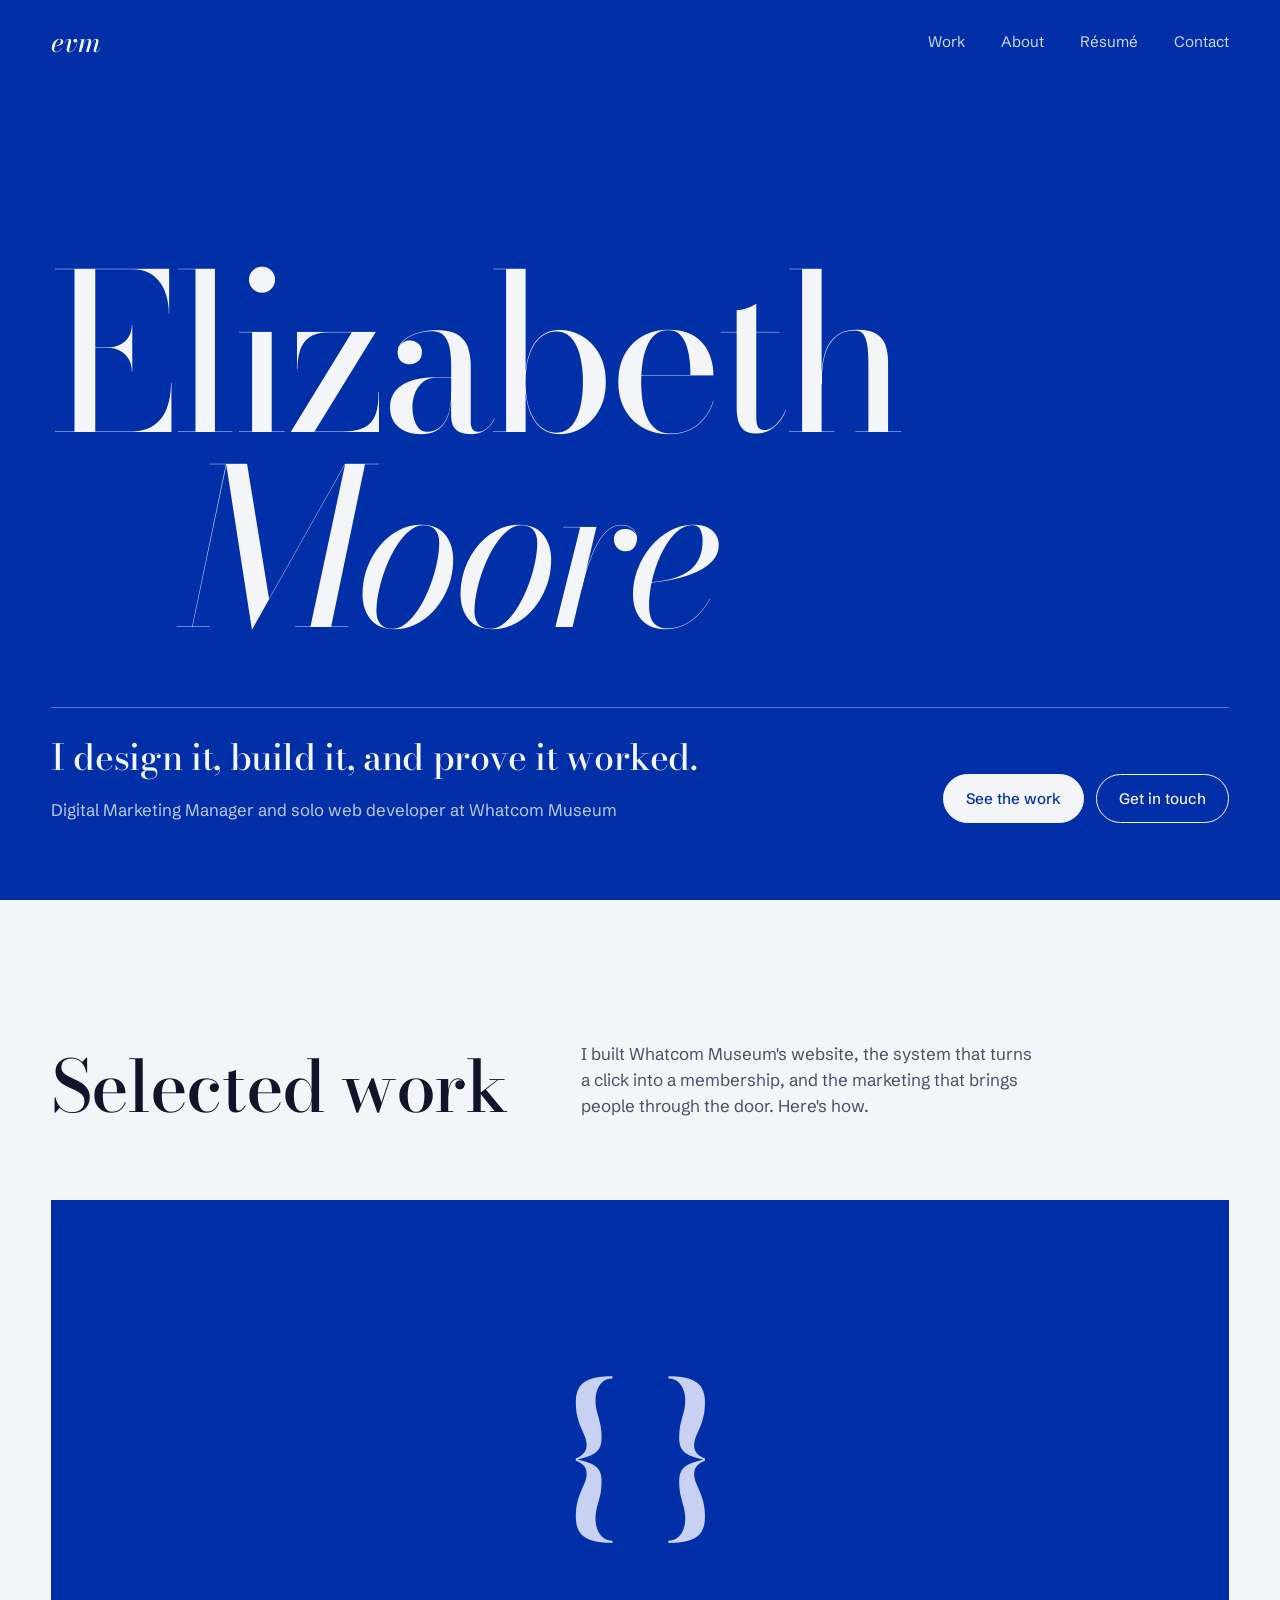
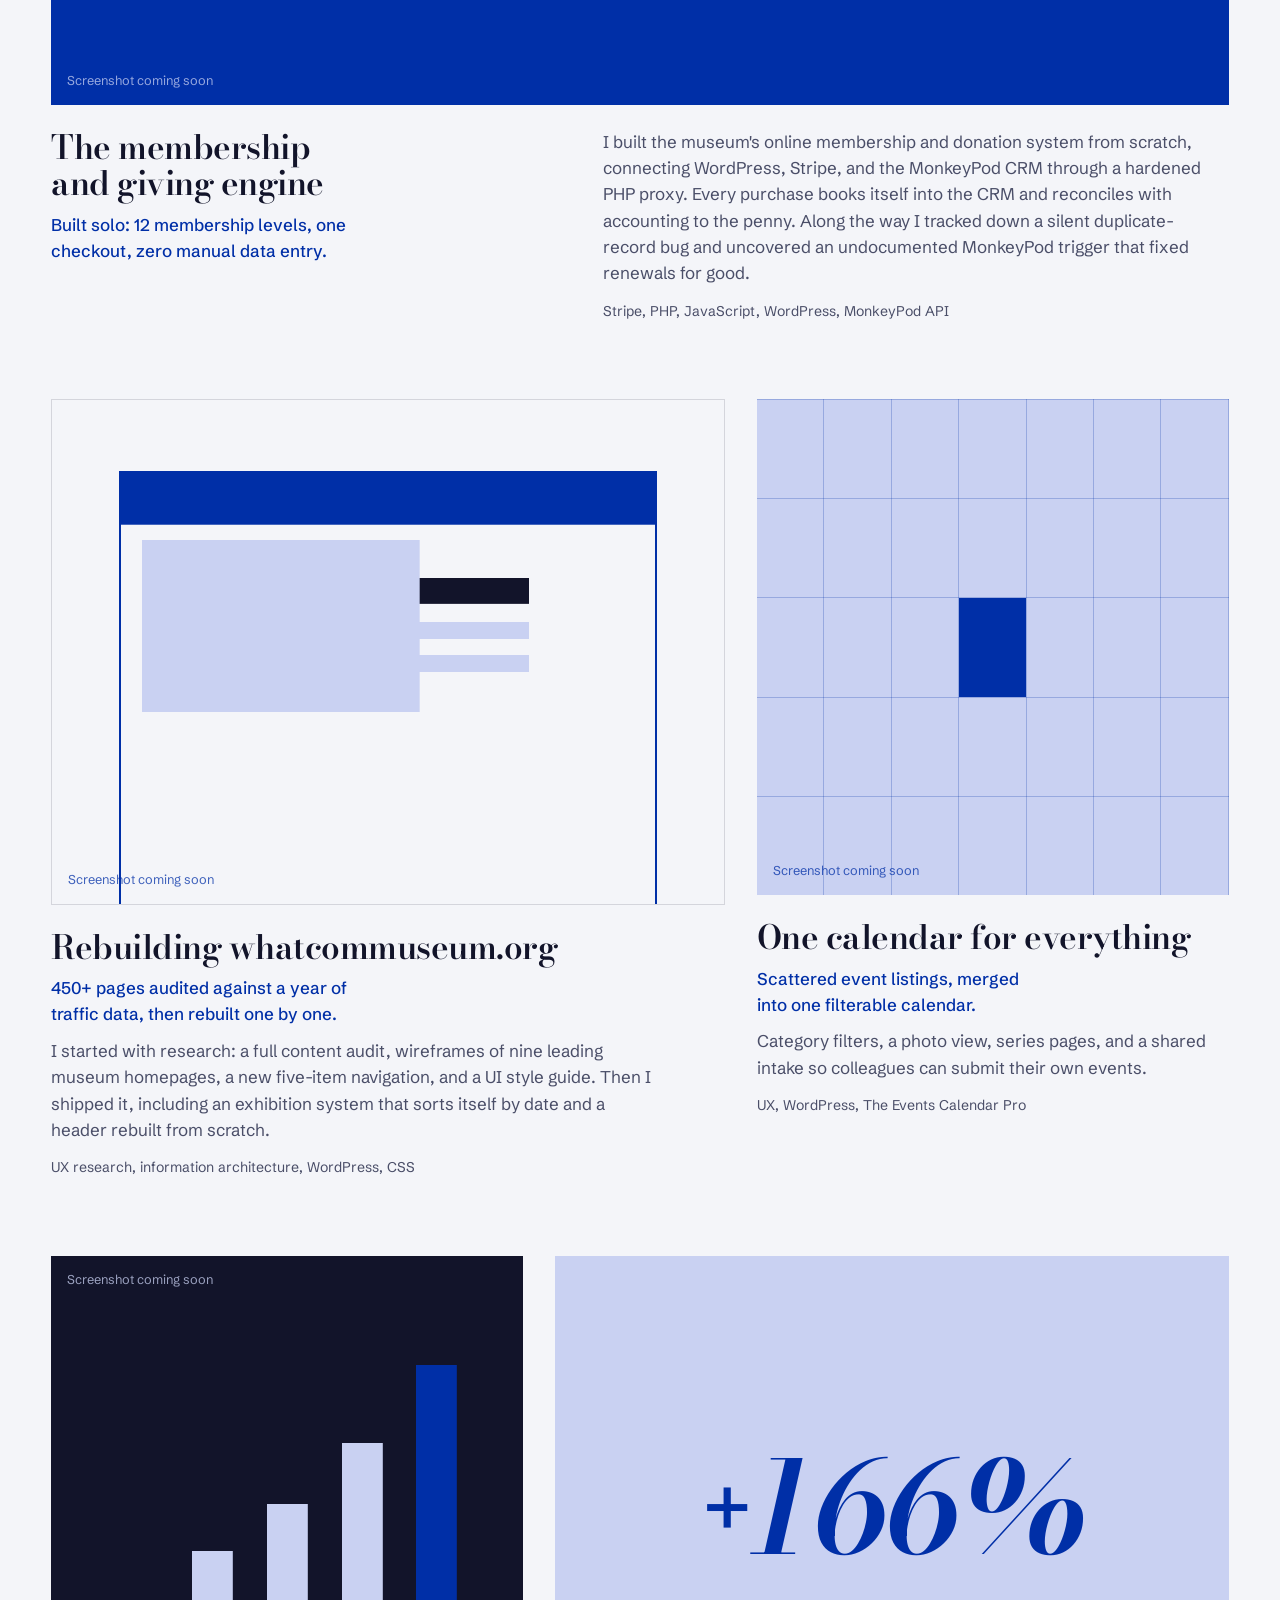
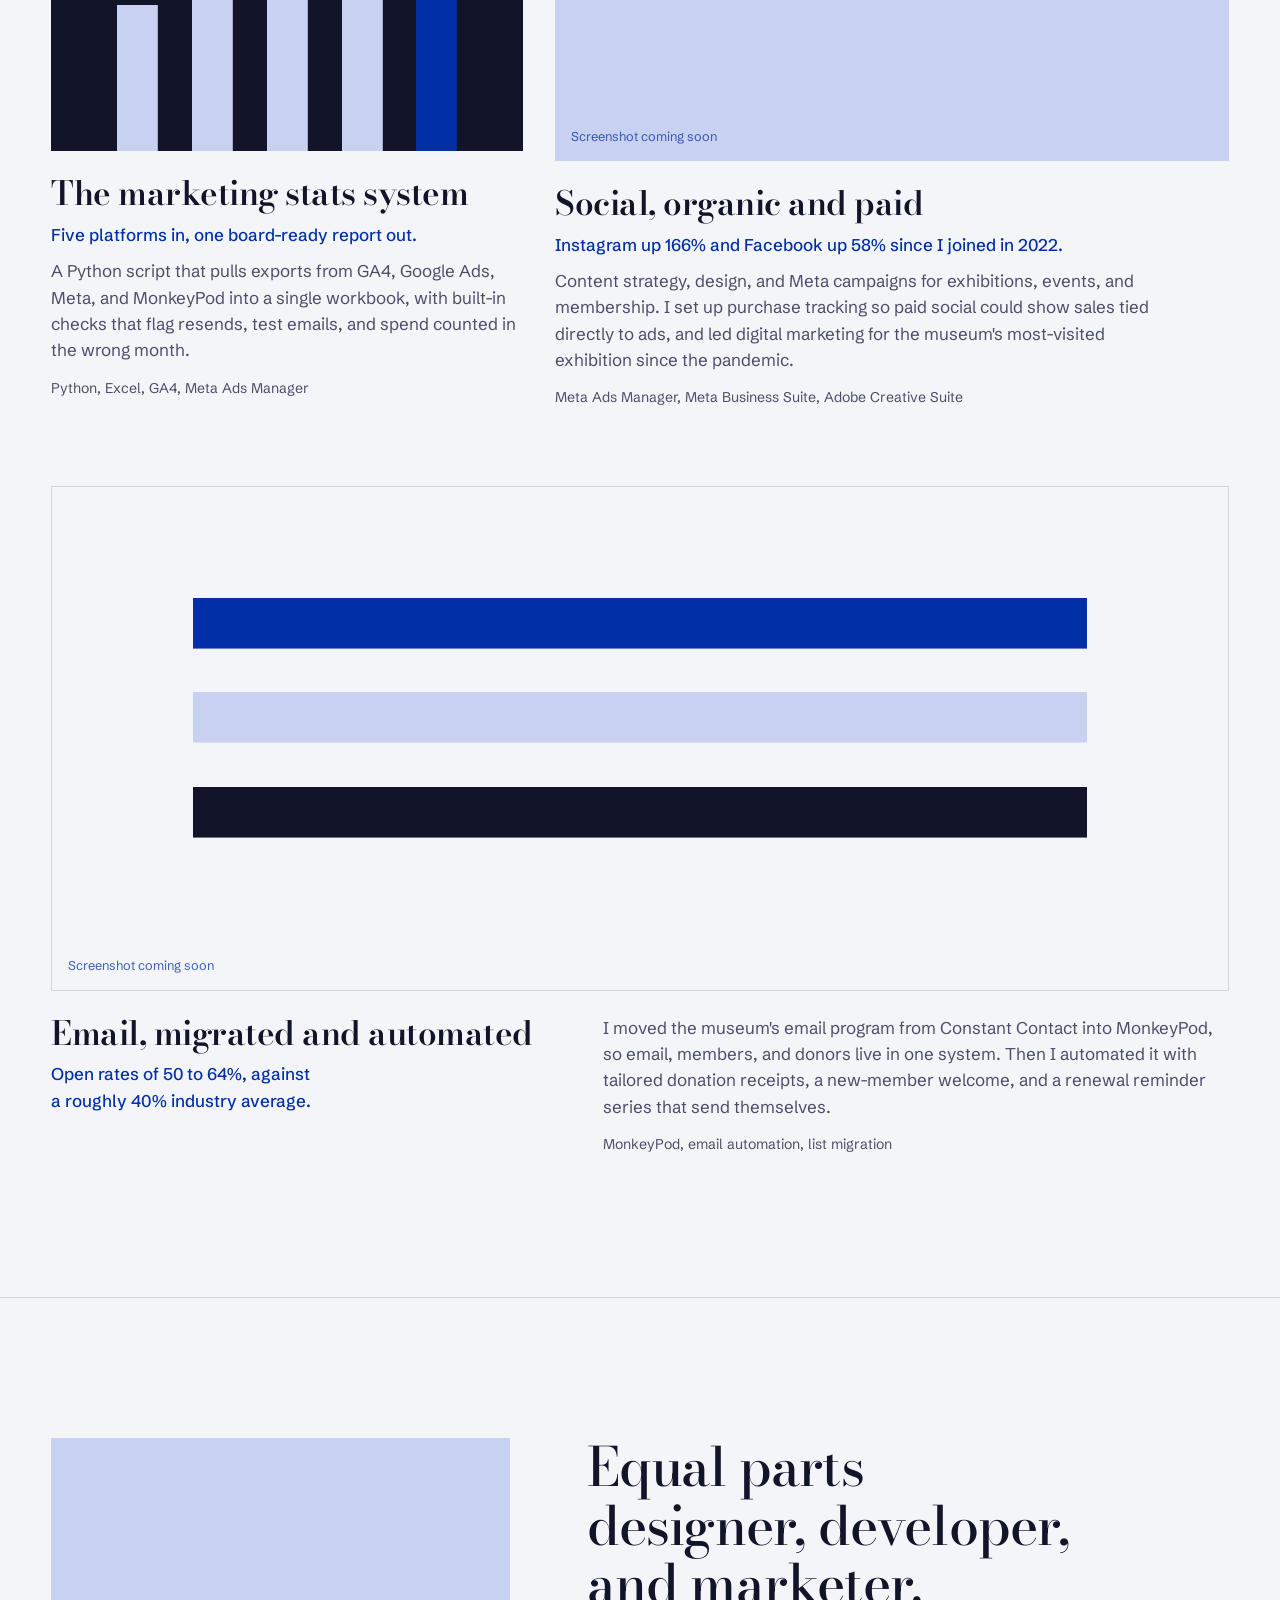
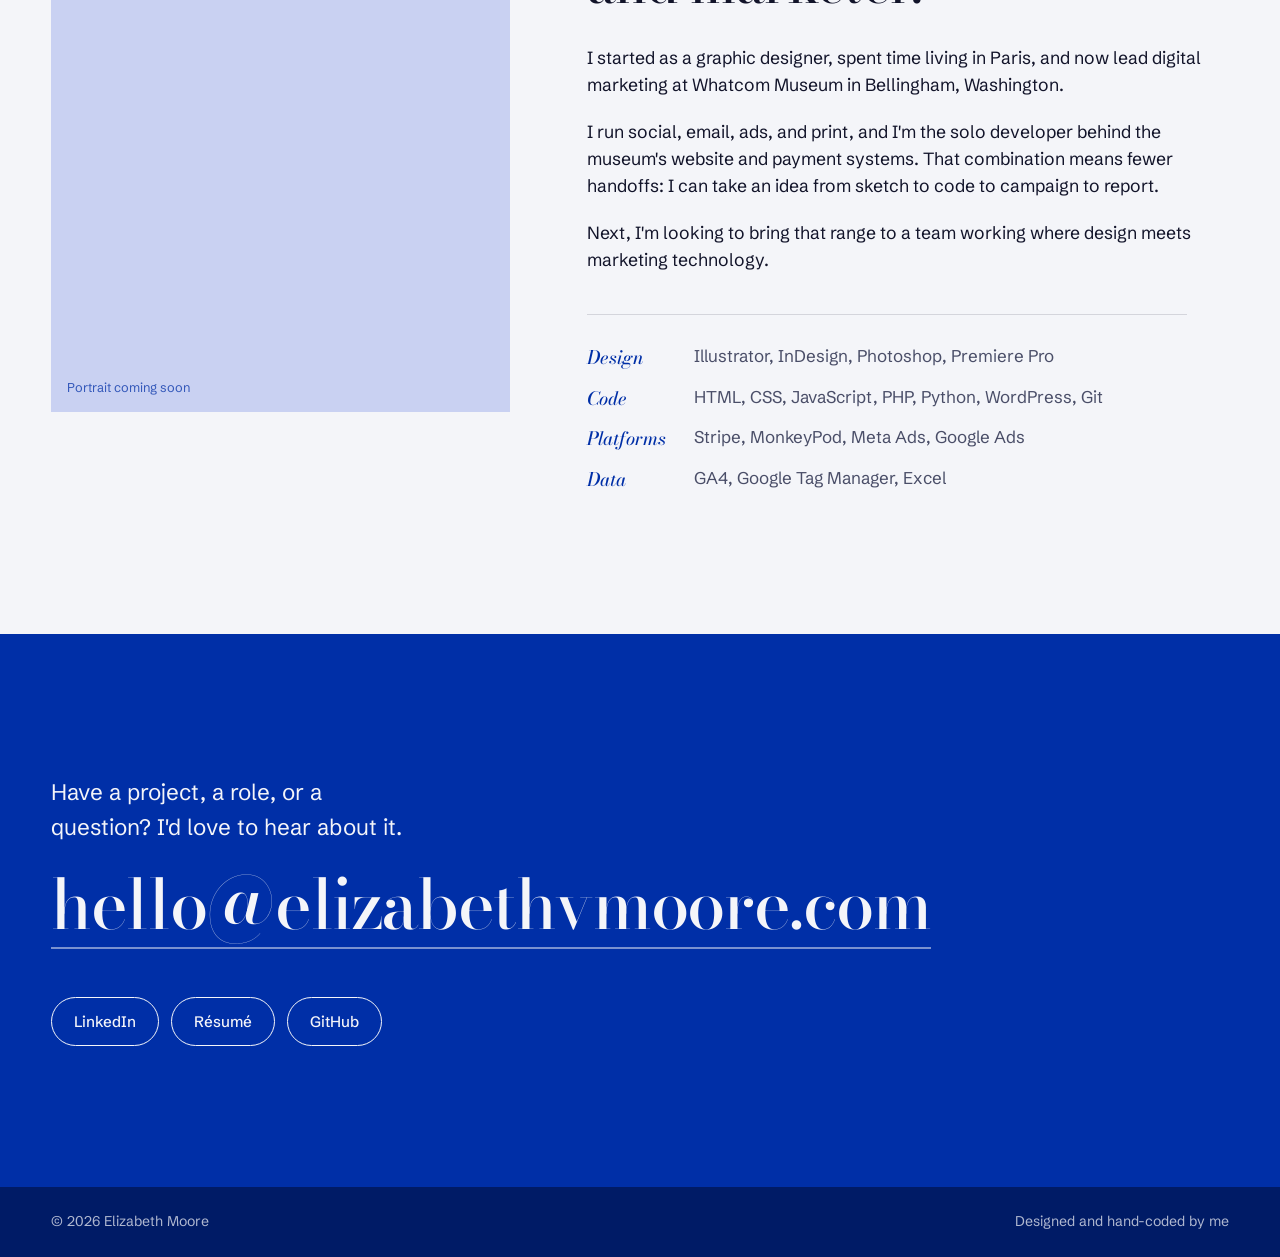
<file: index.html>
<!DOCTYPE html>
<html lang="en">
<head>
  <meta charset="UTF-8">
  <meta name="viewport" content="width=device-width, initial-scale=1.0">
  <title>Elizabeth Moore</title>
  <meta name="description" content="Elizabeth Moore is a designer, developer, and marketer. She built Whatcom Museum's website, its membership and payment system, and the marketing that fills it.">
  <link rel="preconnect" href="https://fonts.googleapis.com">
  <link rel="preconnect" href="https://fonts.gstatic.com" crossorigin>
  <link href="https://fonts.googleapis.com/css2?family=Bodoni+Moda:ital,opsz,wght@0,6..96,400..900;1,6..96,400..900&family=Schibsted+Grotesk:wght@400;500;700&display=swap" rel="stylesheet">
  <link rel="stylesheet" href="css/base.css">
  <style>
    .pitch, .proof, .contact p { text-wrap: balance; }

    /* ---------- Hero ---------- */
    .hero {
      background: var(--blue);
      color: var(--paper);
      min-height: 100svh;
      display: flex;
      align-items: flex-end;
      overflow: hidden;
    }
    .hero .wrap {
      width: 100%;
      padding-top: 130px;
      padding-bottom: clamp(40px, 6vw, 80px);
    }
    .hero h1 {
      font-family: var(--serif);
      font-weight: 400;
      font-size: clamp(4.2rem, 17vw, 15rem);
      line-height: 0.86;
      letter-spacing: -0.035em;
      font-optical-sizing: none;
      font-variation-settings: "opsz" 96;
    }
    .hero h1 span {
      display: block;
      overflow: hidden;
      padding-bottom: 0.04em;
    }
    .hero h1 span > em {
      display: block;
      font-style: normal;
      animation: rise 1.1s cubic-bezier(.2,.7,.1,1) both;
    }
    .hero h1 span:nth-child(2) > em {
      font-style: italic;
      padding-left: 0.6em;
      animation-delay: 0.12s;
    }
    @keyframes rise {
      from { transform: translateY(105%); }
      to   { transform: translateY(0); }
    }
    .hero-foot {
      display: grid;
      grid-template-columns: minmax(0, 1fr) auto;
      gap: 32px 48px;
      align-items: end;
      margin-top: clamp(32px, 5vw, 56px);
      padding-top: 28px;
      border-top: 1px solid rgba(244, 245, 249, 0.35);
    }
    .hero-foot .pitch {
      max-width: 30ch;
      font-family: var(--serif);
      font-optical-sizing: none;
      font-variation-settings: "opsz" 18;
      font-weight: 500;
      font-size: clamp(1.5rem, 2.8vw, 2.4rem);
      line-height: 1.2;
      letter-spacing: -0.01em;
    }
    .hero-foot .role {
      margin-top: 18px;
      font-size: 1.05rem;
      color: rgba(244, 245, 249, 0.78);
    }
    .hero-actions {
      display: flex;
      gap: 12px;
      flex-wrap: wrap;
    }

    /* ---------- Work ---------- */
    .work { padding: clamp(80px, 11vw, 160px) 0; }

    .work-head {
      display: grid;
      grid-template-columns: minmax(0, 1fr) minmax(0, 1.3fr);
      gap: 32px;
      align-items: last baseline;
      margin-bottom: clamp(40px, 6vw, 80px);
    }
    .work-head h2 {
      font-weight: 500;
      font-size: clamp(2.6rem, 5.6vw, 4.6rem);
      line-height: 1;
      letter-spacing: -0.02em;
    }
    .work-head p {
      max-width: 46ch;
      color: var(--muted);
    }

    .work-grid {
      display: grid;
      grid-template-columns: repeat(12, 1fr);
      gap: clamp(48px, 6vw, 88px) clamp(16px, 2.5vw, 32px);
    }
    .project { grid-column: span 6; text-decoration: none; display: block; }
    .project.wide { grid-column: span 7; }
    .project.narrow { grid-column: span 5; }
    .project.full { grid-column: 1 / -1; }

    .project-art {
      position: relative;
      aspect-ratio: 4 / 3;
      background: var(--mist);
      overflow: hidden;
      margin-bottom: 24px;
    }
    .project.full .project-art { aspect-ratio: 21 / 9; }
    .project.narrow .project-art { aspect-ratio: 20 / 21; }
    .project-art::after {
      content: "Screenshot coming soon";
      position: absolute;
      left: 16px; bottom: 14px;
      font-size: 0.8rem;
      color: var(--blue);
      opacity: 0.75;
    }

    /* Placeholder art until real screenshots arrive */
    .art-api { background: var(--blue); }
    .art-api::before {
      content: "{ }";
      position: absolute; inset: 0;
      display: grid; place-items: center;
      font-family: var(--serif);
      font-variation-settings: "opsz" 18;
      font-weight: 500;
      font-size: clamp(5rem, 14vw, 12rem);
      color: var(--mist);
    }
    .art-api::after { color: var(--mist); }

    .art-site { background: var(--paper); border: 1px solid var(--line); }
    .art-site::before {
      content: "";
      position: absolute;
      inset: 14% 10% 0 10%;
      border: 2px solid var(--blue);
      border-bottom: 0;
      background:
        linear-gradient(var(--blue) 0 0) 0 0 / 100% 12% no-repeat,
        linear-gradient(var(--mist) 0 0) 8% 26% / 52% 40% no-repeat,
        linear-gradient(var(--ink) 0 0) 70% 26% / 22% 6% no-repeat,
        linear-gradient(var(--mist) 0 0) 70% 36% / 22% 4% no-repeat,
        linear-gradient(var(--mist) 0 0) 70% 44% / 22% 4% no-repeat;
    }

    .art-calendar {
      background:
        repeating-linear-gradient(90deg, transparent 0 calc(14.28% - 1px), rgba(0,47,167,.25) calc(14.28% - 1px) 14.28%),
        repeating-linear-gradient(0deg, transparent 0 calc(20% - 1px), rgba(0,47,167,.25) calc(20% - 1px) 20%),
        var(--mist);
    }
    .art-calendar::before {
      content: "";
      position: absolute;
      left: 42.84%; top: 40%;
      width: 14.28%; height: 20%;
      background: var(--blue);
    }

    .art-stats { background: var(--ink); }
    .art-stats::before {
      content: "";
      position: absolute;
      left: 14%; right: 14%; bottom: 0; top: 22%;
      background:
        linear-gradient(var(--mist) 0 0) 0% 100% / 12% 38% no-repeat,
        linear-gradient(var(--mist) 0 0) 25% 100% / 12% 52% no-repeat,
        linear-gradient(var(--mist) 0 0) 50% 100% / 12% 64% no-repeat,
        linear-gradient(var(--mist) 0 0) 75% 100% / 12% 80% no-repeat,
        linear-gradient(var(--blue) 0 0) 100% 100% / 12% 100% no-repeat;
    }
    .art-stats::after { color: var(--mist); top: 14px; bottom: auto; }

    .art-figure {
      position: absolute; inset: 0;
      display: flex; align-items: center; justify-content: center;
      font-family: var(--serif);
      font-variation-settings: "opsz" 18;
      font-weight: 600;
      font-style: italic;
      font-size: clamp(4rem, 10vw, 8.5rem);
      letter-spacing: -0.02em;
      color: var(--blue);
    }
    .art-figure .plus {
      font-family: var(--sans);
      font-style: normal;
      font-weight: 500;
      font-size: 0.62em;
      margin-right: 0.06em;
      transform: translateY(-0.04em);
    }

    .art-email { background: var(--paper); border: 1px solid var(--line); }
    .art-email::before {
      content: "";
      position: absolute;
      left: 12%; right: 12%; top: 22%;
      height: 56%;
      background:
        linear-gradient(var(--blue) 0 0) 0 0 / 100% 18% no-repeat,
        linear-gradient(var(--mist) 0 0) 0 41% / 100% 18% no-repeat,
        linear-gradient(var(--ink) 0 0) 0 82% / 100% 18% no-repeat;
    }

    .project h3 {
      font-weight: 600;
      font-size: clamp(1.7rem, 2.6vw, 2.3rem);
      line-height: 1.1;
      letter-spacing: -0.015em;
      margin-bottom: 10px;
    }
    .project:hover h3 {
      text-decoration: underline;
      text-decoration-thickness: 1px;
      text-underline-offset: 6px;
    }
    .project .proof {
      font-weight: 500;
      color: var(--blue);
      margin-bottom: 10px;
      max-width: 52ch;
    }
    .project .desc {
      max-width: 60ch;
      color: var(--muted);
    }
    .project.full .project-text {
      display: grid;
      grid-template-columns: minmax(0, 1fr) minmax(0, 1.25fr);
      gap: 12px clamp(24px, 4vw, 64px);
    }
    .project.full .desc { max-width: 62ch; }
    .project .stack {
      margin-top: 14px;
      font-size: 0.88rem;
      color: var(--muted);
    }

    /* ---------- About ---------- */
    .about {
      padding: clamp(80px, 11vw, 160px) 0;
      border-top: 1px solid var(--line);
    }
    .about-grid {
      display: grid;
      grid-template-columns: minmax(0, 1fr) minmax(0, 1.4fr);
      gap: clamp(32px, 6vw, 96px);
    }
    .portrait {
      aspect-ratio: 4 / 5;
      background: var(--mist);
      position: relative;
    }
    .portrait::after {
      content: "Portrait coming soon";
      position: absolute;
      left: 16px; bottom: 14px;
      font-size: 0.8rem;
      color: var(--blue);
      opacity: 0.75;
    }
    .about-copy h2 {
      font-weight: 500;
      font-size: clamp(2.2rem, 4.2vw, 3.4rem);
      line-height: 1.08;
      letter-spacing: -0.015em;
      margin-bottom: 32px;
      max-width: 16ch;
    }
    .about-copy > p {
      max-width: 60ch;
      margin-bottom: 1.1em;
      font-size: 1.1rem;
    }
    .toolkit {
      display: grid;
      grid-template-columns: max-content 1fr;
      gap: 12px 28px;
      margin-top: 40px;
      padding-top: 28px;
      border-top: 1px solid var(--line);
      max-width: 60ch;
    }
    .toolkit dt {
      font-family: var(--serif);
      font-variation-settings: "opsz" 18;
      font-style: italic;
      font-weight: 500;
      font-size: 1.15rem;
      color: var(--blue);
    }
    .toolkit dd { color: var(--muted); }

    /* ---------- Contact ---------- */
    .contact {
      background: var(--blue);
      color: var(--paper);
      padding: clamp(80px, 11vw, 160px) 0;
    }
    .contact p {
      font-size: clamp(1.15rem, 2vw, 1.4rem);
      max-width: 36ch;
      margin-bottom: 24px;
    }
    .contact a.email {
      font-family: var(--serif);
      font-optical-sizing: none;
      font-variation-settings: "opsz" 48;
      font-weight: 500;
      font-size: clamp(1.55rem, 5.4vw, 4.75rem);
      line-height: 1.05;
      letter-spacing: -0.02em;
      text-decoration: none;
      overflow-wrap: anywhere;
      display: inline-block;
      max-width: 100%;
      border-bottom: 2px solid rgba(244, 245, 249, 0.5);
      padding-bottom: 6px;
    }
    .contact a.email:hover { border-bottom-color: var(--paper); }
    .contact-links {
      display: flex;
      flex-wrap: wrap;
      gap: 12px;
      margin-top: 48px;
      list-style: none;
    }


    /* ---------- Responsive ---------- */
    @media (max-width: 860px) {
      .work-head,
      .about-grid,
      .hero-foot { grid-template-columns: 1fr; }
      .project,
      .project.wide,
      .project.narrow { grid-column: 1 / -1; }
      .project.full .project-art,
      .project.narrow .project-art { aspect-ratio: 4 / 3; }
      .project.full .project-text { grid-template-columns: 1fr; gap: 0; }
      .portrait { max-width: 420px; }
    }
    @media (max-width: 560px) {
      .hero { min-height: auto; }
      .hero .wrap { padding-top: 168px; }
      .hero h1 { font-size: 20.5vw; }
      .hero h1 span:nth-child(2) > em { padding-left: 0.3em; }
      .toolkit { grid-template-columns: 1fr; gap: 4px; }
      .toolkit dd { margin-bottom: 12px; }
    }
    @media (prefers-reduced-motion: reduce) {
      .hero h1 span > em { animation: none; }
    }
  </style>
</head>
<body>

  <header class="nav">
    <div class="wrap">
      <a class="monogram" href="#top" aria-label="Elizabeth Moore, home">evm</a>
      <nav aria-label="Main">
        <ul>
          <li><a href="#work">Work</a></li>
          <li><a href="#about">About</a></li>
          <!-- TODO: add résumé PDF link -->
          <li class="hide-sm"><a href="#">Résumé</a></li>
          <li><a href="#contact">Contact</a></li>
        </ul>
      </nav>
    </div>
  </header>

  <main id="top">

    <section class="hero" aria-label="Introduction">
      <div class="wrap">
        <h1>
          <span><em>Elizabeth</em></span>
          <span><em>Moore</em></span>
        </h1>
        <div class="hero-foot">
          <div>
            <p class="pitch">I design it, build it, and prove it&nbsp;worked.</p>
            <p class="role">Digital Marketing Manager and solo web developer at Whatcom Museum</p>
          </div>
          <div class="hero-actions">
            <a class="btn btn-solid" href="#work">See the work</a>
            <a class="btn btn-ghost" href="#contact">Get in touch</a>
          </div>
        </div>
      </div>
    </section>

    <section id="work" class="work">
      <div class="wrap">
        <div class="work-head">
          <h2 class="serif-text">Selected work</h2>
          <p>I built Whatcom Museum's website, the system that turns a click into a membership, and the marketing that brings people through the door. Here's how.</p>
        </div>

        <div class="work-grid">

          <a class="project full" href="work/membership/">
            <div class="project-art art-api" aria-hidden="true"></div>
            <div class="project-text">
            <div>
            <h3 class="serif-text">The membership and giving engine</h3>
            <p class="proof">Built solo: 12 membership levels, one checkout, zero manual data&nbsp;entry.</p>
            </div>
            <div>
            <p class="desc">I built the museum's online membership and donation system from scratch, connecting WordPress, Stripe, and the MonkeyPod CRM through a hardened PHP proxy. Every purchase books itself into the CRM and reconciles with accounting to the penny. Along the way I tracked down a silent duplicate-record bug and uncovered an undocumented MonkeyPod trigger that fixed renewals for good.</p>
            <p class="stack">Stripe, PHP, JavaScript, WordPress, MonkeyPod API</p>
            </div>
            </div>
          </a>

          <a class="project wide" href="#">
            <div class="project-art art-site" aria-hidden="true"></div>
            <h3 class="serif-text">Rebuilding whatcommuseum.org</h3>
            <p class="proof">450+ pages audited against a year of traffic data, then rebuilt one by&nbsp;one.</p>
            <p class="desc">I started with research: a full content audit, wireframes of nine leading museum homepages, a new five-item navigation, and a UI style guide. Then I shipped it, including an exhibition system that sorts itself by date and a header rebuilt from scratch.</p>
            <p class="stack">UX research, information architecture, WordPress, CSS</p>
          </a>

          <a class="project narrow" href="#">
            <div class="project-art art-calendar" aria-hidden="true"></div>
            <h3 class="serif-text">One calendar for&nbsp;everything</h3>
            <p class="proof">Scattered event listings, merged into one filterable&nbsp;calendar.</p>
            <p class="desc">Category filters, a photo view, series pages, and a shared intake so colleagues can submit their own events.</p>
            <p class="stack">UX, WordPress, The Events Calendar Pro</p>
          </a>

          <a class="project narrow" href="#">
            <div class="project-art art-stats" aria-hidden="true"></div>
            <h3 class="serif-text">The marketing stats system</h3>
            <p class="proof">Five platforms in, one board-ready report&nbsp;out.</p>
            <p class="desc">A Python script that pulls exports from GA4, Google Ads, Meta, and MonkeyPod into a single workbook, with built-in checks that flag resends, test emails, and spend counted in the wrong month.</p>
            <p class="stack">Python, Excel, GA4, Meta Ads Manager</p>
          </a>

          <a class="project wide" href="#">
            <div class="project-art art-social" aria-hidden="true"><span class="art-figure"><span class="plus">+</span>166%</span></div>
            <h3 class="serif-text">Social, organic and paid</h3>
            <p class="proof">Instagram up 166% and Facebook up 58% since I joined in&nbsp;2022.</p>
            <p class="desc">Content strategy, design, and Meta campaigns for exhibitions, events, and membership. I set up purchase tracking so paid social could show sales tied directly to ads, and led digital marketing for the museum's most-visited exhibition since the pandemic.</p>
            <p class="stack">Meta Ads Manager, Meta Business Suite, Adobe Creative Suite</p>
          </a>

          <a class="project full" href="#">
            <div class="project-art art-email" aria-hidden="true"></div>
            <div class="project-text">
            <div>
            <h3 class="serif-text">Email, migrated and automated</h3>
            <p class="proof">Open rates of 50 to 64%, against a roughly 40% industry&nbsp;average.</p>
            </div>
            <div>
            <p class="desc">I moved the museum's email program from Constant Contact into MonkeyPod, so email, members, and donors live in one system. Then I automated it with tailored donation receipts, a new-member welcome, and a renewal reminder series that send themselves.</p>
            <p class="stack">MonkeyPod, email automation, list migration</p>
            </div>
            </div>
          </a>

        </div>
      </div>
    </section>

    <section id="about" class="about">
      <div class="wrap about-grid">
        <div class="portrait" aria-hidden="true"></div>
        <div class="about-copy">
          <h2 class="serif-text">Equal parts designer, developer, and&nbsp;marketer.</h2>
          <p>I started as a graphic designer, spent time living in Paris, and now lead digital marketing at Whatcom Museum in Bellingham, Washington.</p>
          <p>I run social, email, ads, and print, and I'm the solo developer behind the museum's website and payment systems. That combination means fewer handoffs: I can take an idea from sketch to code to campaign to report.</p>
          <p>Next, I'm looking to bring that range to a team working where design meets marketing technology.</p>
          <dl class="toolkit">
            <dt>Design</dt>
            <dd>Illustrator, InDesign, Photoshop, Premiere Pro</dd>
            <dt>Code</dt>
            <dd>HTML, CSS, JavaScript, PHP, Python, WordPress, Git</dd>
            <dt>Platforms</dt>
            <dd>Stripe, MonkeyPod, Meta Ads, Google Ads</dd>
            <dt>Data</dt>
            <dd>GA4, Google Tag Manager, Excel</dd>
          </dl>
        </div>
      </div>
    </section>

    <section id="contact" class="contact">
      <div class="wrap">
        <p>Have a project, a role, or a question? I'd love to hear about&nbsp;it.</p>
        <a class="email" href="mailto:hello@elizabethvmoore.com">hello@elizabethvmoore.com</a>
        <ul class="contact-links">
          <!-- TODO: add LinkedIn URL and résumé PDF -->
          <li><a class="btn btn-ghost" href="#">LinkedIn</a></li>
          <li><a class="btn btn-ghost" href="#">Résumé</a></li>
          <li><a class="btn btn-ghost" href="https://github.com/elizabethvmoore">GitHub</a></li>
        </ul>
      </div>
    </section>

  </main>

  <footer>
    <div class="wrap">
      <span>&copy; 2026 Elizabeth Moore</span>
      <span>Designed and hand-coded by me</span>
    </div>
  </footer>

</body>
</html>
</file>
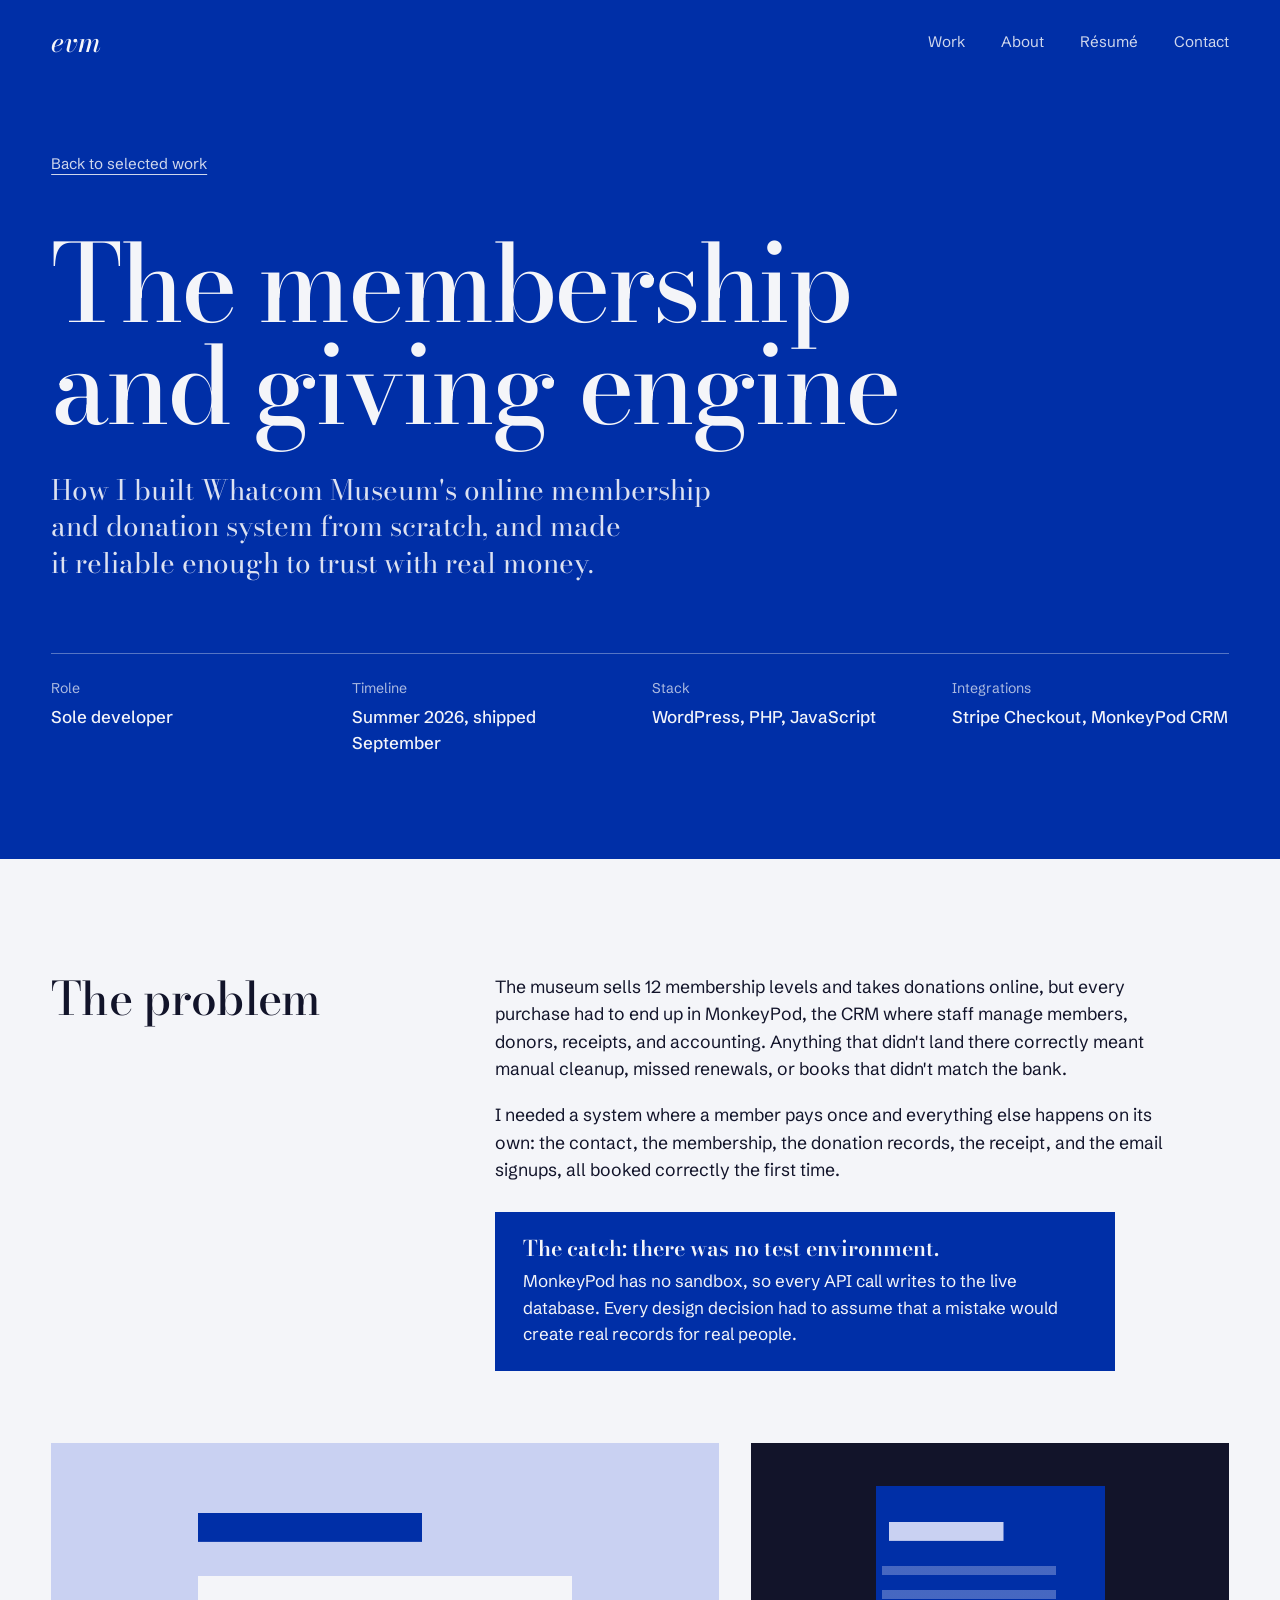
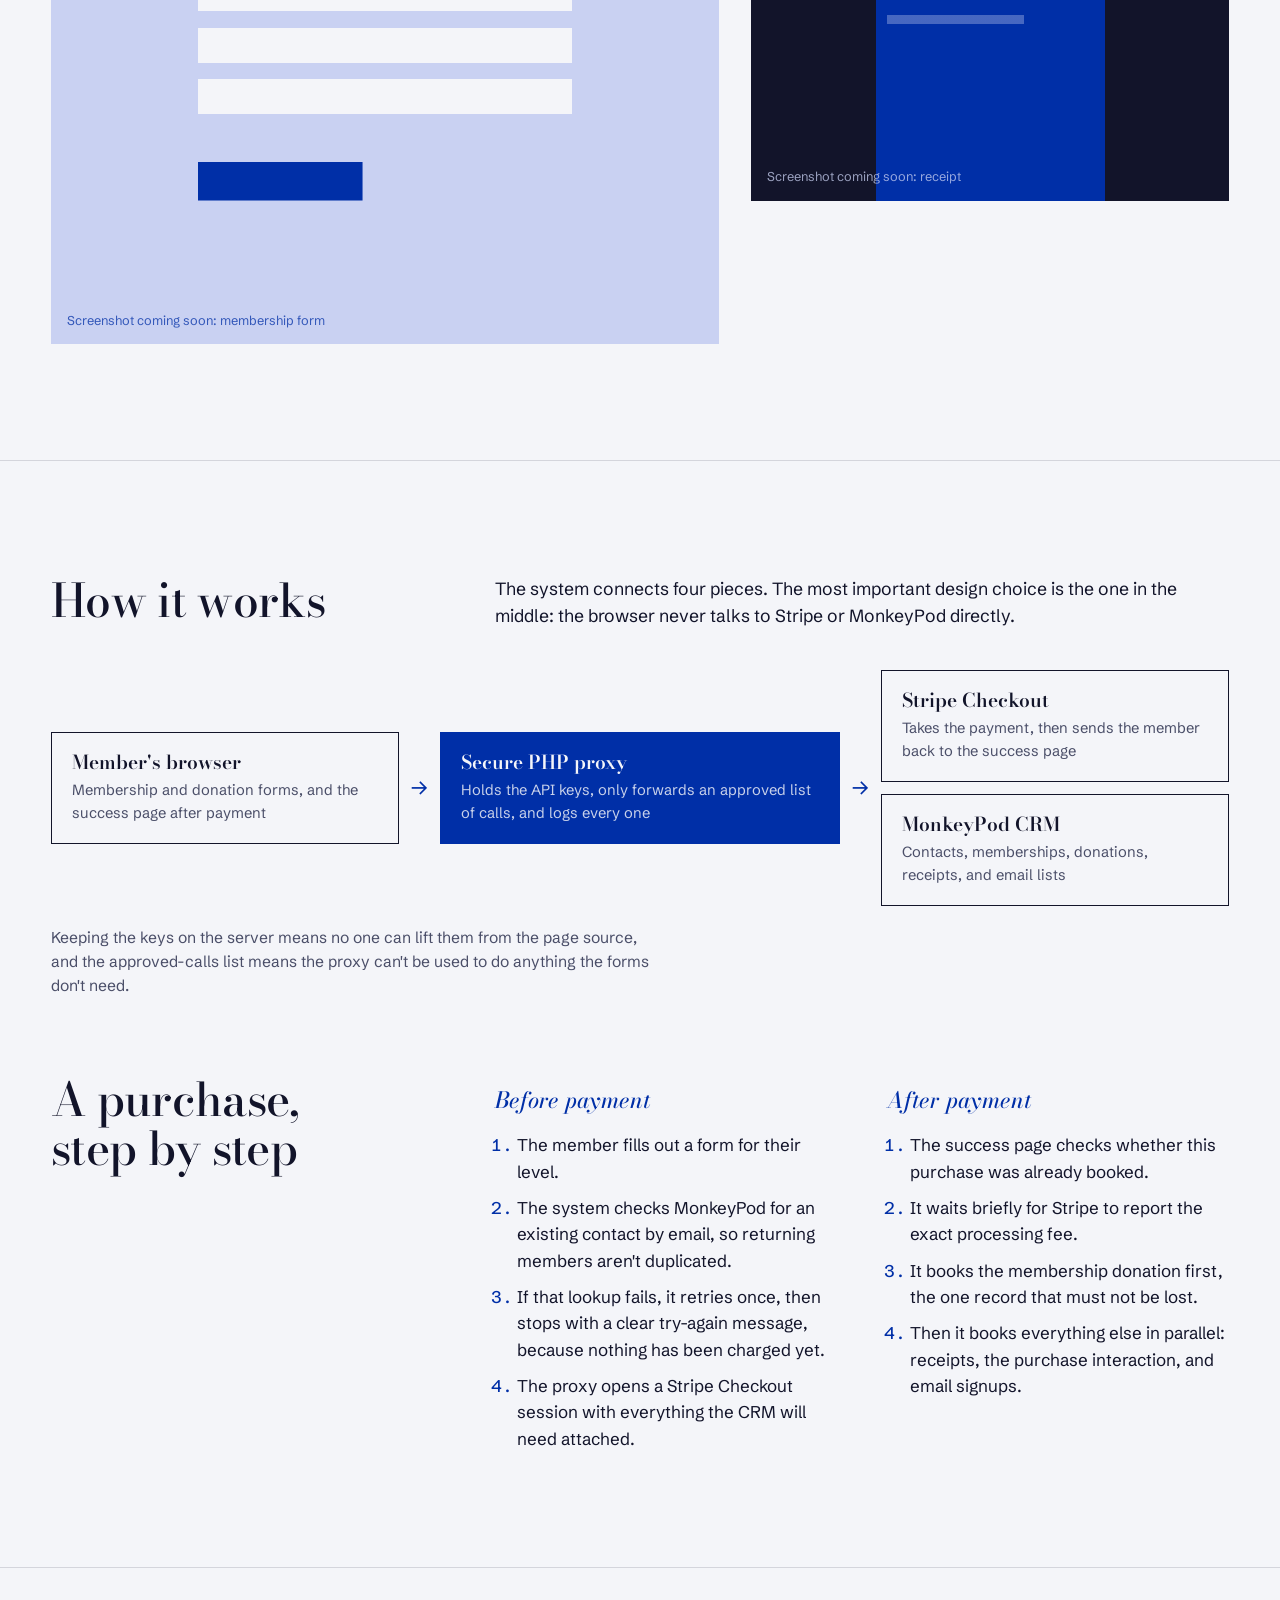
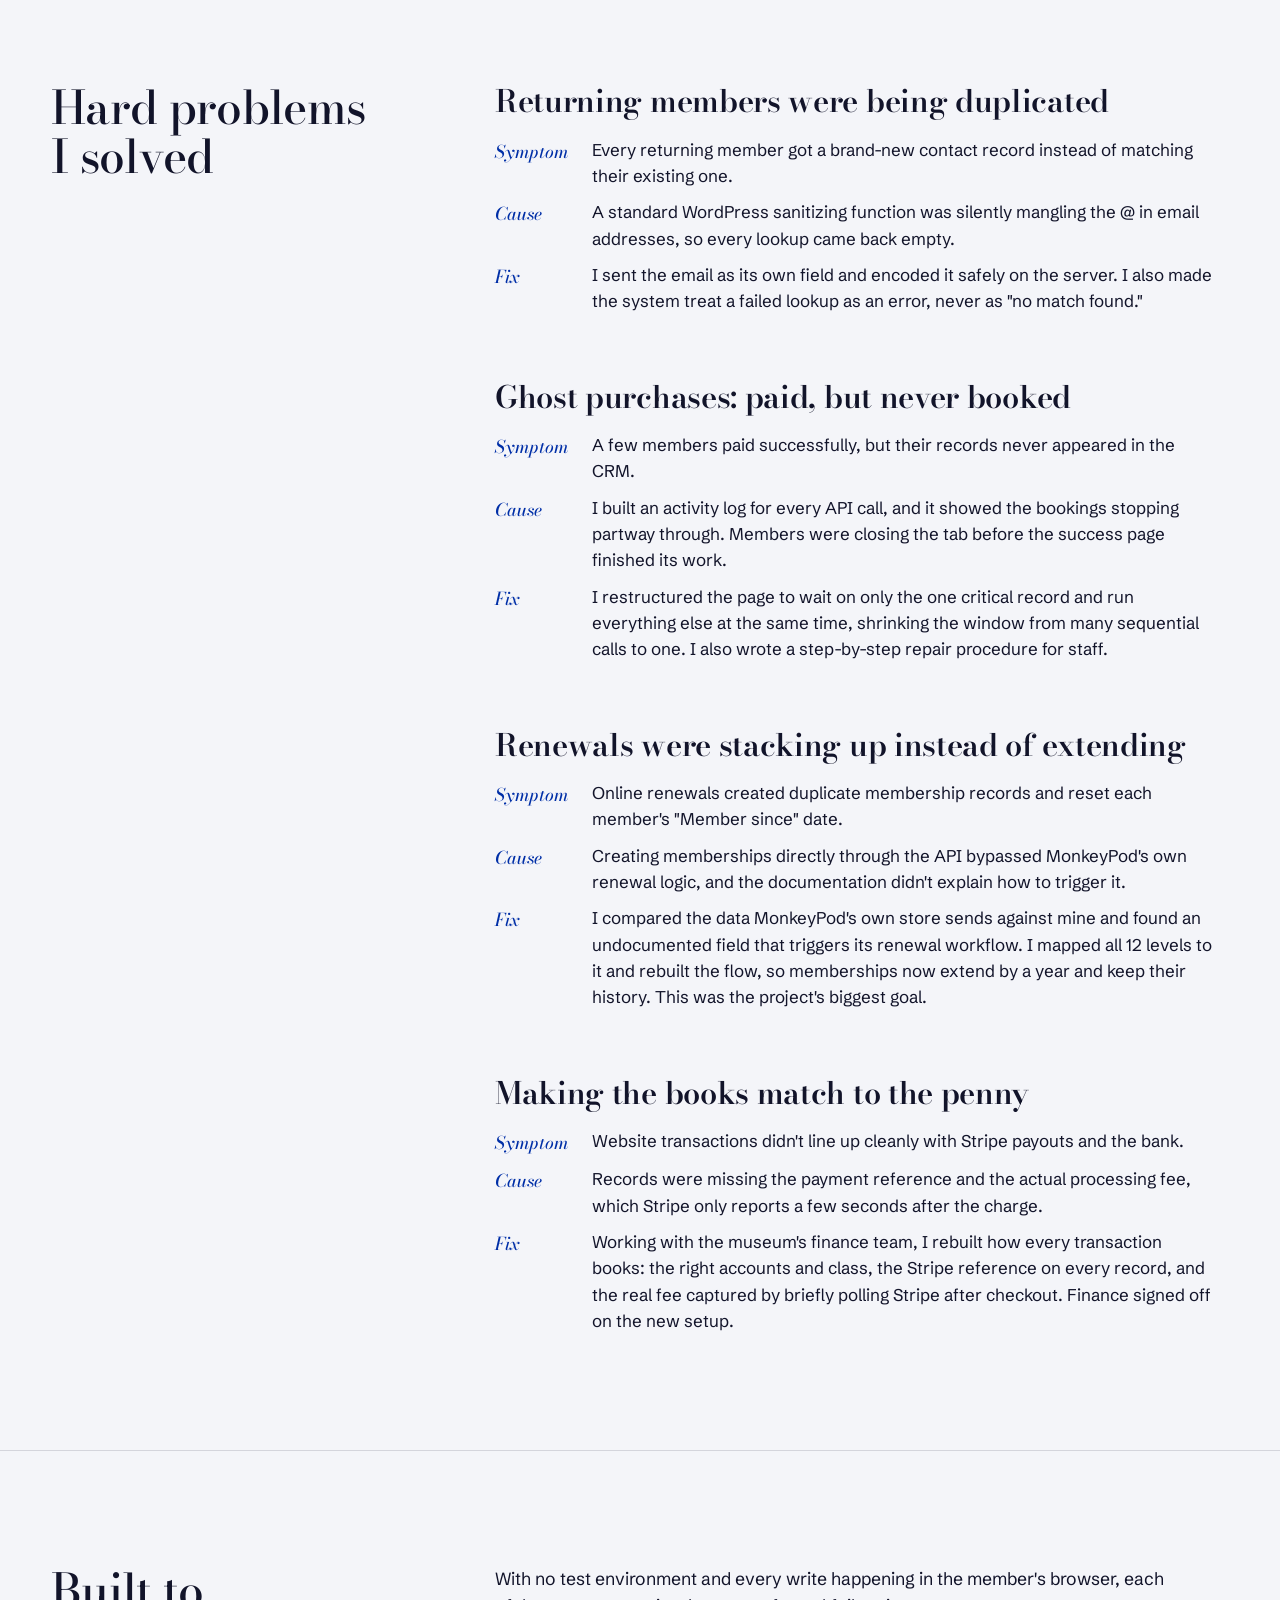
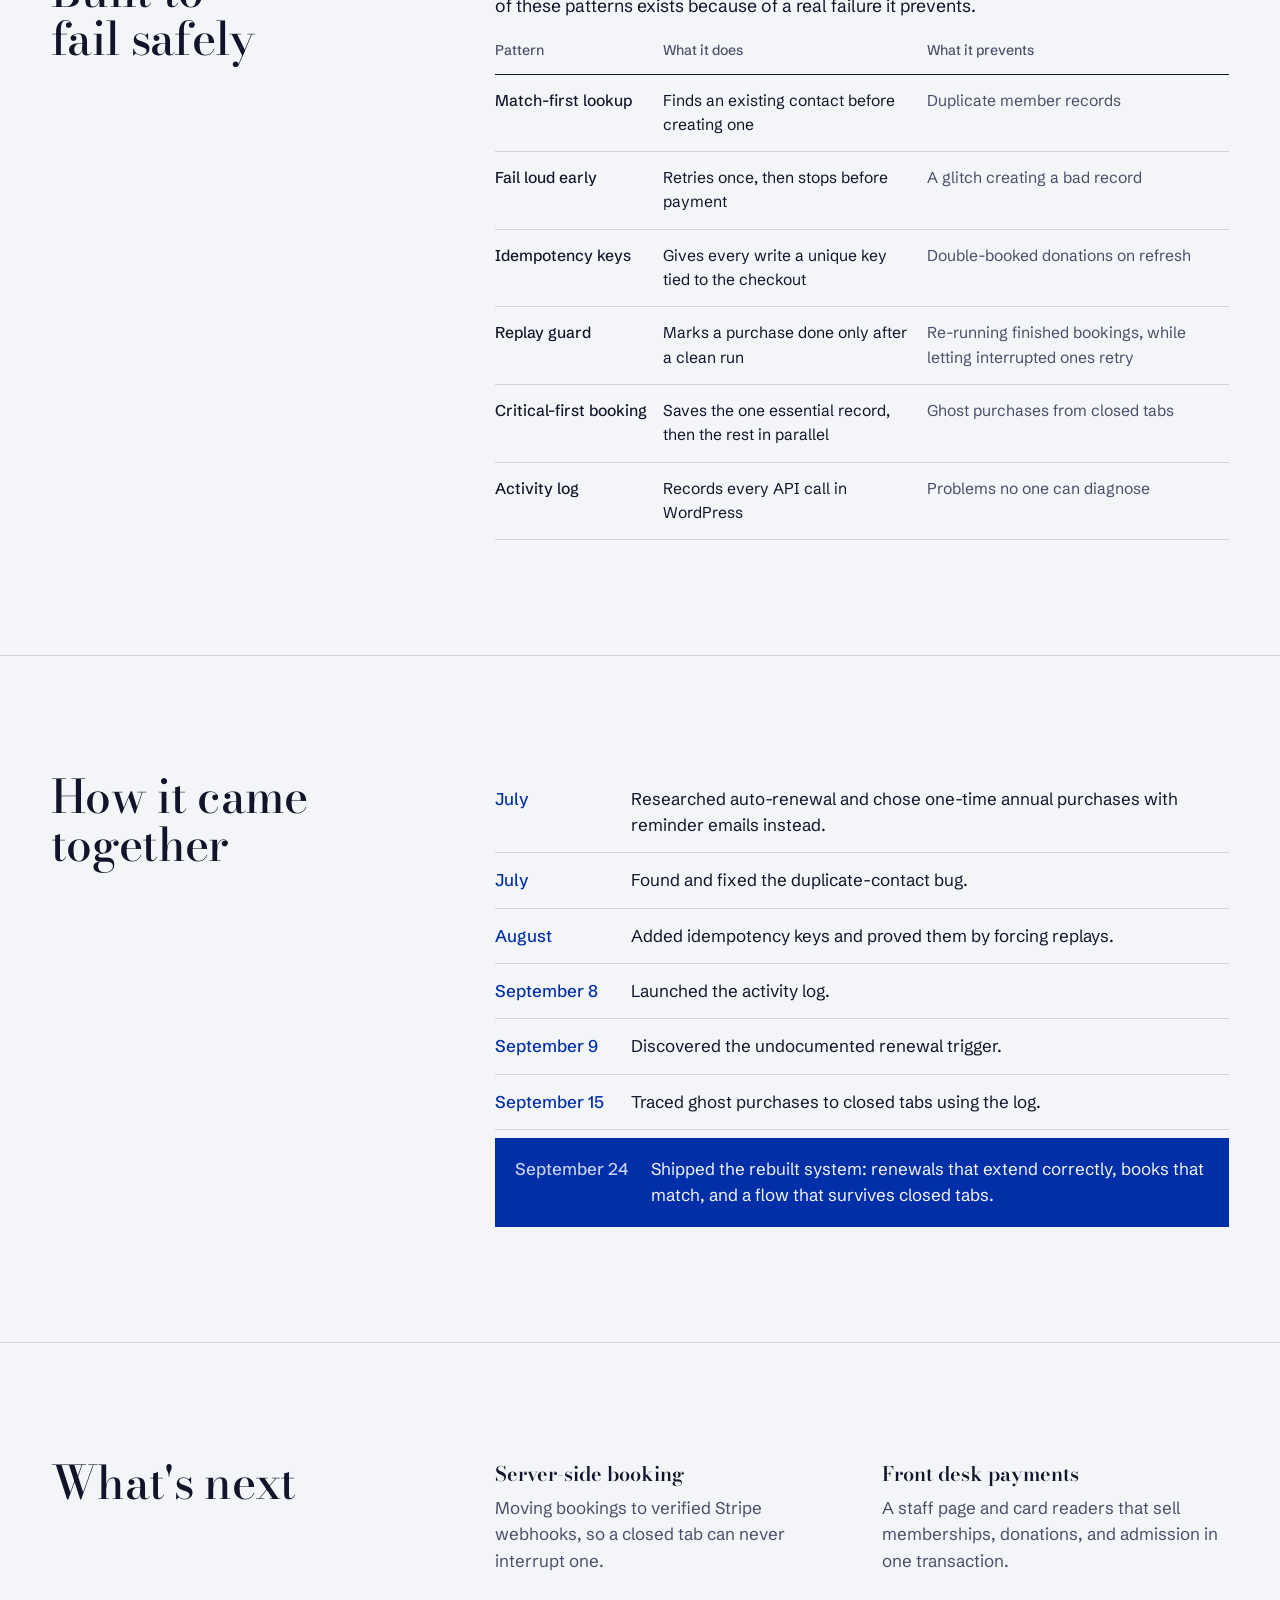
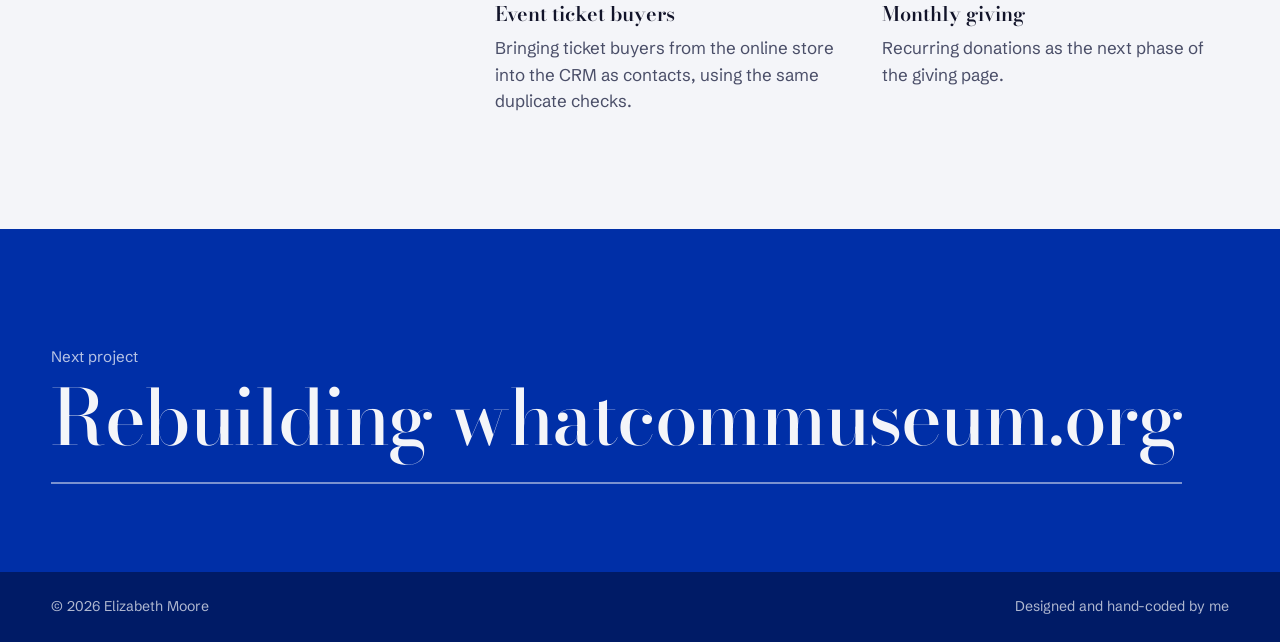
<file: work/membership/index.html>
<!DOCTYPE html>
<html lang="en">
<head>
  <meta charset="UTF-8">
  <meta name="viewport" content="width=device-width, initial-scale=1.0">
  <title>The membership and giving engine | Elizabeth Moore</title>
  <meta name="description" content="How Elizabeth Moore built Whatcom Museum's online membership and donation system, connecting WordPress, Stripe, and the MonkeyPod CRM.">
  <link rel="preconnect" href="https://fonts.googleapis.com">
  <link rel="preconnect" href="https://fonts.gstatic.com" crossorigin>
  <link href="https://fonts.googleapis.com/css2?family=Bodoni+Moda:ital,opsz,wght@0,6..96,400..900;1,6..96,400..900&family=Schibsted+Grotesk:wght@400;500;700&display=swap" rel="stylesheet">
  <link rel="stylesheet" href="../../css/base.css">
  <style>
    /* ---------- Hero ---------- */
    .cs-hero {
      background: var(--blue);
      color: var(--paper);
    }
    .cs-hero .wrap {
      padding-top: 150px;
      padding-bottom: clamp(56px, 8vw, 104px);
    }
    .back {
      display: inline-block;
      font-size: 0.95rem;
      margin-bottom: clamp(32px, 5vw, 56px);
      text-underline-offset: 5px;
      opacity: 0.85;
    }
    .back:hover { opacity: 1; }
    .cs-hero h1 {
      font-weight: 500;
      font-size: clamp(3rem, 8.4vw, 7.25rem);
      line-height: 0.95;
      letter-spacing: -0.03em;
      max-width: 13ch;
    }
    .cs-hero .lede {
      margin-top: clamp(24px, 3vw, 36px);
      max-width: 40ch;
      font-family: var(--serif);
      font-optical-sizing: none;
      font-variation-settings: "opsz" 18;
      font-size: clamp(1.3rem, 2.2vw, 1.75rem);
      line-height: 1.3;
      color: rgba(244, 245, 249, 0.9);
      text-wrap: balance;
    }
    .facts {
      display: grid;
      grid-template-columns: repeat(4, minmax(0, 1fr));
      gap: 24px;
      margin-top: clamp(40px, 6vw, 72px);
      padding-top: 24px;
      border-top: 1px solid rgba(244, 245, 249, 0.35);
    }
    .facts dt {
      font-size: 0.88rem;
      color: rgba(244, 245, 249, 0.7);
      margin-bottom: 4px;
    }
    .facts dd { font-weight: 500; }

    /* ---------- Body sections ---------- */
    .cs-section { padding: clamp(64px, 9vw, 128px) 0; }
    .cs-section + .cs-section { border-top: 1px solid var(--line); }

    .cs-grid {
      display: grid;
      grid-template-columns: minmax(0, 1fr) minmax(0, 2fr);
      gap: 24px clamp(32px, 6vw, 96px);
    }
    .cs-grid > h2 {
      font-weight: 500;
      font-size: clamp(2rem, 3.6vw, 3rem);
      line-height: 1.05;
      letter-spacing: -0.015em;
    }
    .cs-body > p {
      max-width: 62ch;
      font-size: 1.1rem;
      margin-bottom: 1.1em;
    }
    .cs-body > p:last-child { margin-bottom: 0; }

    .callout {
      margin-top: 28px;
      padding: 24px 28px;
      background: var(--blue);
      color: var(--paper);
      max-width: 62ch;
    }
    .callout strong {
      display: block;
      font-family: var(--serif);
      font-variation-settings: "opsz" 18;
      font-weight: 600;
      font-size: 1.35rem;
      line-height: 1.2;
      margin-bottom: 6px;
    }

    /* ---------- Placeholder shots ---------- */
    .shots {
      display: grid;
      grid-template-columns: minmax(0, 1.4fr) minmax(0, 1fr);
      gap: clamp(16px, 2.5vw, 32px);
      margin-top: clamp(40px, 6vw, 72px);
    }
    .shot {
      position: relative;
      aspect-ratio: 4 / 3;
      background: var(--mist);
    }
    .shot::after {
      content: attr(data-label);
      position: absolute;
      left: 16px; bottom: 14px;
      font-size: 0.8rem;
      color: var(--blue);
      opacity: 0.75;
    }
    .shot-form::before {
      content: "";
      position: absolute;
      inset: 14% 22% 22% 22%;
      background:
        linear-gradient(var(--blue) 0 0) 0 0 / 60% 9% no-repeat,
        linear-gradient(var(--paper) 0 0) 0 22% / 100% 11% no-repeat,
        linear-gradient(var(--paper) 0 0) 0 40% / 100% 11% no-repeat,
        linear-gradient(var(--paper) 0 0) 0 58% / 100% 11% no-repeat,
        linear-gradient(var(--blue) 0 0) 0 88% / 44% 12% no-repeat;
    }
    .shot-receipt { background: var(--ink); }
    .shot-receipt::before {
      content: "";
      position: absolute;
      inset: 12% 26% 0 26%;
      background:
        linear-gradient(var(--mist) 0 0) 12% 12% / 50% 6% no-repeat,
        linear-gradient(rgba(201,209,242,.35) 0 0) 12% 26% / 76% 3% no-repeat,
        linear-gradient(rgba(201,209,242,.35) 0 0) 12% 34% / 76% 3% no-repeat,
        linear-gradient(rgba(201,209,242,.35) 0 0) 12% 42% / 60% 3% no-repeat,
        var(--blue);
    }
    .shot-receipt::after { color: var(--mist); }

    /* ---------- Architecture diagram ---------- */
    .diagram {
      margin-top: 40px;
      display: grid;
      grid-template-columns: 1fr auto 1.15fr auto 1fr;
      align-items: center;
      gap: 0 12px;
    }
    .node {
      border: 1.5px solid var(--ink);
      padding: 18px 20px;
      background: var(--paper);
    }
    .node h3 {
      font-family: var(--serif);
      font-variation-settings: "opsz" 18;
      font-weight: 600;
      font-size: 1.2rem;
      line-height: 1.15;
      margin-bottom: 6px;
    }
    .node p { font-size: 0.92rem; color: var(--muted); }
    .node-proxy { background: var(--blue); border-color: var(--blue); color: var(--paper); }
    .node-proxy p { color: rgba(244, 245, 249, 0.82); }
    .node-stack { display: grid; gap: 12px; }
    .arrow {
      font-size: 1.4rem;
      color: var(--blue);
      line-height: 1;
      text-align: center;
    }
    .diagram-note {
      margin-top: 20px;
      max-width: 62ch;
      color: var(--muted);
      font-size: 0.98rem;
    }

    /* ---------- Steps ---------- */
    .flow {
      display: grid;
      grid-template-columns: 1fr 1fr;
      gap: clamp(24px, 4vw, 56px);
      margin-top: 8px;
    }
    .flow h3 {
      font-family: var(--serif);
      font-variation-settings: "opsz" 18;
      font-style: italic;
      font-weight: 500;
      font-size: 1.4rem;
      color: var(--blue);
      margin-bottom: 14px;
    }
    .flow ol {
      padding-left: 1.3em;
      display: grid;
      gap: 10px;
    }
    .flow li { max-width: 52ch; }
    .flow li::marker { color: var(--blue); font-weight: 500; }

    /* ---------- Problem stories ---------- */
    .stories { display: grid; gap: clamp(40px, 5vw, 64px); }
    .story h3 {
      font-family: var(--serif);
      font-variation-settings: "opsz" 18;
      font-weight: 600;
      font-size: clamp(1.5rem, 2.4vw, 2rem);
      line-height: 1.15;
      letter-spacing: -0.01em;
      margin-bottom: 18px;
    }
    .story dl {
      display: grid;
      grid-template-columns: max-content 1fr;
      gap: 10px 24px;
      max-width: 72ch;
    }
    .story dt {
      font-family: var(--serif);
      font-variation-settings: "opsz" 18;
      font-style: italic;
      font-weight: 500;
      font-size: 1.1rem;
      color: var(--blue);
      padding-top: 1px;
    }
    .story dd { color: var(--ink); }

    /* ---------- Patterns table ---------- */
    .patterns {
      width: 100%;
      border-collapse: collapse;
      font-size: 0.98rem;
    }
    .patterns th {
      text-align: left;
      font-weight: 500;
      font-size: 0.88rem;
      color: var(--muted);
      padding: 0 16px 12px 0;
      border-bottom: 1.5px solid var(--ink);
    }
    .patterns td {
      padding: 14px 16px 14px 0;
      border-bottom: 1px solid var(--line);
      vertical-align: top;
    }
    .patterns td:first-child {
      font-weight: 500;
      white-space: nowrap;
    }
    .patterns td:last-child { color: var(--muted); }

    /* ---------- Timeline ---------- */
    .timeline { list-style: none; display: grid; gap: 0; }
    .timeline li {
      display: grid;
      grid-template-columns: 7.5rem 1fr;
      gap: 16px;
      padding: 14px 0;
      border-bottom: 1px solid var(--line);
    }
    .timeline time { font-weight: 500; color: var(--blue); }
    .timeline li.ship {
      border-bottom: 0;
      margin-top: 8px;
      padding: 18px 20px;
      background: var(--blue);
      color: var(--paper);
    }
    .timeline li.ship time { color: var(--mist); }

    /* ---------- Next list ---------- */
    .next-list {
      list-style: none;
      display: grid;
      grid-template-columns: 1fr 1fr;
      gap: 24px 40px;
    }
    .next-list h3 {
      font-family: var(--serif);
      font-variation-settings: "opsz" 18;
      font-weight: 600;
      font-size: 1.25rem;
      margin-bottom: 6px;
    }
    .next-list p { color: var(--muted); max-width: 46ch; }

    /* ---------- Next project ---------- */
    .next-project {
      background: var(--blue);
      color: var(--paper);
      padding: clamp(64px, 9vw, 120px) 0;
    }
    .next-project span {
      display: block;
      font-size: 0.95rem;
      color: rgba(244, 245, 249, 0.75);
      margin-bottom: 12px;
    }
    .next-project a.title {
      font-family: var(--serif);
      font-optical-sizing: none;
      font-variation-settings: "opsz" 48;
      font-weight: 500;
      font-size: clamp(2.2rem, 6vw, 5rem);
      line-height: 1;
      letter-spacing: -0.02em;
      text-decoration: none;
      border-bottom: 2px solid rgba(244, 245, 249, 0.5);
      padding-bottom: 6px;
    }
    .next-project a.title:hover { border-bottom-color: var(--paper); }

    /* ---------- Responsive ---------- */
    @media (max-width: 960px) {
      .diagram { grid-template-columns: 1fr; gap: 10px; }
      .arrow { transform: rotate(90deg); }
    }
    @media (max-width: 860px) {
      .cs-grid,
      .flow,
      .shots,
      .next-list { grid-template-columns: 1fr; }
      .facts { grid-template-columns: 1fr 1fr; }
    }
    @media (max-width: 560px) {
      .story dl { grid-template-columns: 1fr; gap: 2px; }
      .story dd { margin-bottom: 12px; }
      .timeline li { grid-template-columns: 1fr; gap: 2px; }
      .patterns thead { display: none; }
      .patterns tr { display: block; padding: 14px 0; border-bottom: 1px solid var(--line); }
      .patterns td { display: block; padding: 2px 0; border: 0; white-space: normal; }
    }
  </style>
</head>
<body>

  <header class="nav">
    <div class="wrap">
      <a class="monogram" href="../../" aria-label="Elizabeth Moore, home">evm</a>
      <nav aria-label="Main">
        <ul>
          <li><a href="../../#work">Work</a></li>
          <li><a href="../../#about">About</a></li>
          <!-- TODO: add résumé PDF link -->
          <li class="hide-sm"><a href="#">Résumé</a></li>
          <li><a href="../../#contact">Contact</a></li>
        </ul>
      </nav>
    </div>
  </header>

  <main>

    <section class="cs-hero">
      <div class="wrap">
        <a class="back" href="../../#work">Back to selected work</a>
        <h1 class="serif-text">The membership and giving engine</h1>
        <p class="lede">How I built Whatcom Museum's online membership and donation system from scratch, and made it reliable enough to trust with real money.</p>
        <dl class="facts">
          <div><dt>Role</dt><dd>Sole developer</dd></div>
          <div><dt>Timeline</dt><dd>Summer 2026, shipped September</dd></div>
          <div><dt>Stack</dt><dd>WordPress, PHP, JavaScript</dd></div>
          <div><dt>Integrations</dt><dd>Stripe Checkout, MonkeyPod CRM</dd></div>
        </dl>
      </div>
    </section>

    <section class="cs-section">
      <div class="wrap">
        <div class="cs-grid">
          <h2 class="serif-text">The problem</h2>
          <div class="cs-body">
            <p>The museum sells 12 membership levels and takes donations online, but every purchase had to end up in MonkeyPod, the CRM where staff manage members, donors, receipts, and accounting. Anything that didn't land there correctly meant manual cleanup, missed renewals, or books that didn't match the bank.</p>
            <p>I needed a system where a member pays once and everything else happens on its own: the contact, the membership, the donation records, the receipt, and the email signups, all booked correctly the first time.</p>
            <div class="callout">
              <strong>The catch: there was no test environment.</strong>
              MonkeyPod has no sandbox, so every API call writes to the live database. Every design decision had to assume that a mistake would create real records for real people.
            </div>
          </div>
        </div>
        <div class="shots" aria-hidden="true">
          <div class="shot shot-form" data-label="Screenshot coming soon: membership form"></div>
          <div class="shot shot-receipt" data-label="Screenshot coming soon: receipt"></div>
        </div>
      </div>
    </section>

    <section class="cs-section">
      <div class="wrap">
        <div class="cs-grid">
          <h2 class="serif-text">How it works</h2>
          <div class="cs-body">
            <p>The system connects four pieces. The most important design choice is the one in the middle: the browser never talks to Stripe or MonkeyPod directly.</p>
          </div>
        </div>

        <div class="diagram" role="img" aria-label="The member's browser sends requests to a secure PHP proxy on the museum's server. The proxy talks to Stripe Checkout for payment and to the MonkeyPod CRM for records, and logs every call.">
          <div class="node">
            <h3>Member's browser</h3>
            <p>Membership and donation forms, and the success page after payment</p>
          </div>
          <div class="arrow" aria-hidden="true">&rarr;</div>
          <div class="node node-proxy">
            <h3>Secure PHP proxy</h3>
            <p>Holds the API keys, only forwards an approved list of calls, and logs every one</p>
          </div>
          <div class="arrow" aria-hidden="true">&rarr;</div>
          <div class="node-stack">
            <div class="node">
              <h3>Stripe Checkout</h3>
              <p>Takes the payment, then sends the member back to the success page</p>
            </div>
            <div class="node">
              <h3>MonkeyPod CRM</h3>
              <p>Contacts, memberships, donations, receipts, and email lists</p>
            </div>
          </div>
        </div>
        <p class="diagram-note">Keeping the keys on the server means no one can lift them from the page source, and the approved-calls list means the proxy can't be used to do anything the forms don't need.</p>

        <div class="cs-grid" style="margin-top: clamp(48px, 6vw, 80px);">
          <h2 class="serif-text">A purchase, step by step</h2>
          <div class="flow">
            <div>
              <h3>Before payment</h3>
              <ol>
                <li>The member fills out a form for their level.</li>
                <li>The system checks MonkeyPod for an existing contact by email, so returning members aren't duplicated.</li>
                <li>If that lookup fails, it retries once, then stops with a clear try-again message, because nothing has been charged yet.</li>
                <li>The proxy opens a Stripe Checkout session with everything the CRM will need attached.</li>
              </ol>
            </div>
            <div>
              <h3>After payment</h3>
              <ol>
                <li>The success page checks whether this purchase was already booked.</li>
                <li>It waits briefly for Stripe to report the exact processing fee.</li>
                <li>It books the membership donation first, the one record that must not be lost.</li>
                <li>Then it books everything else in parallel: receipts, the purchase interaction, and email signups.</li>
              </ol>
            </div>
          </div>
        </div>
      </div>
    </section>

    <section class="cs-section">
      <div class="wrap">
        <div class="cs-grid">
          <h2 class="serif-text">Hard problems I solved</h2>
          <div class="stories">

            <article class="story">
              <h3>Returning members were being duplicated</h3>
              <dl>
                <dt>Symptom</dt>
                <dd>Every returning member got a brand-new contact record instead of matching their existing one.</dd>
                <dt>Cause</dt>
                <dd>A standard WordPress sanitizing function was silently mangling the @ in email addresses, so every lookup came back empty.</dd>
                <dt>Fix</dt>
                <dd>I sent the email as its own field and encoded it safely on the server. I also made the system treat a failed lookup as an error, never as "no match found."</dd>
              </dl>
            </article>

            <article class="story">
              <h3>Ghost purchases: paid, but never booked</h3>
              <dl>
                <dt>Symptom</dt>
                <dd>A few members paid successfully, but their records never appeared in the CRM.</dd>
                <dt>Cause</dt>
                <dd>I built an activity log for every API call, and it showed the bookings stopping partway through. Members were closing the tab before the success page finished its work.</dd>
                <dt>Fix</dt>
                <dd>I restructured the page to wait on only the one critical record and run everything else at the same time, shrinking the window from many sequential calls to one. I also wrote a step-by-step repair procedure for staff.</dd>
              </dl>
            </article>

            <article class="story">
              <h3>Renewals were stacking up instead of extending</h3>
              <dl>
                <dt>Symptom</dt>
                <dd>Online renewals created duplicate membership records and reset each member's "Member since" date.</dd>
                <dt>Cause</dt>
                <dd>Creating memberships directly through the API bypassed MonkeyPod's own renewal logic, and the documentation didn't explain how to trigger it.</dd>
                <dt>Fix</dt>
                <dd>I compared the data MonkeyPod's own store sends against mine and found an undocumented field that triggers its renewal workflow. I mapped all 12 levels to it and rebuilt the flow, so memberships now extend by a year and keep their history. This was the project's biggest goal.</dd>
              </dl>
            </article>

            <article class="story">
              <h3>Making the books match to the penny</h3>
              <dl>
                <dt>Symptom</dt>
                <dd>Website transactions didn't line up cleanly with Stripe payouts and the bank.</dd>
                <dt>Cause</dt>
                <dd>Records were missing the payment reference and the actual processing fee, which Stripe only reports a few seconds after the charge.</dd>
                <dt>Fix</dt>
                <dd>Working with the museum's finance team, I rebuilt how every transaction books: the right accounts and class, the Stripe reference on every record, and the real fee captured by briefly polling Stripe after checkout. Finance signed off on the new setup.</dd>
              </dl>
            </article>

          </div>
        </div>
      </div>
    </section>

    <section class="cs-section">
      <div class="wrap">
        <div class="cs-grid">
          <h2 class="serif-text">Built to fail safely</h2>
          <div class="cs-body">
            <p>With no test environment and every write happening in the member's browser, each of these patterns exists because of a real failure it prevents.</p>
            <table class="patterns">
              <thead>
                <tr><th scope="col">Pattern</th><th scope="col">What it does</th><th scope="col">What it prevents</th></tr>
              </thead>
              <tbody>
                <tr><td>Match-first lookup</td><td>Finds an existing contact before creating one</td><td>Duplicate member records</td></tr>
                <tr><td>Fail loud early</td><td>Retries once, then stops before payment</td><td>A glitch creating a bad record</td></tr>
                <tr><td>Idempotency keys</td><td>Gives every write a unique key tied to the checkout</td><td>Double-booked donations on refresh</td></tr>
                <tr><td>Replay guard</td><td>Marks a purchase done only after a clean run</td><td>Re-running finished bookings, while letting interrupted ones retry</td></tr>
                <tr><td>Critical-first booking</td><td>Saves the one essential record, then the rest in parallel</td><td>Ghost purchases from closed tabs</td></tr>
                <tr><td>Activity log</td><td>Records every API call in WordPress</td><td>Problems no one can diagnose</td></tr>
              </tbody>
            </table>
          </div>
        </div>
      </div>
    </section>

    <section class="cs-section">
      <div class="wrap">
        <div class="cs-grid">
          <h2 class="serif-text">How it came together</h2>
          <ol class="timeline">
            <li><time>July</time><span>Researched auto-renewal and chose one-time annual purchases with reminder emails instead.</span></li>
            <li><time>July</time><span>Found and fixed the duplicate-contact bug.</span></li>
            <li><time>August</time><span>Added idempotency keys and proved them by forcing replays.</span></li>
            <li><time>September 8</time><span>Launched the activity log.</span></li>
            <li><time>September 9</time><span>Discovered the undocumented renewal trigger.</span></li>
            <li><time>September 15</time><span>Traced ghost purchases to closed tabs using the log.</span></li>
            <li class="ship"><time>September 24</time><span>Shipped the rebuilt system: renewals that extend correctly, books that match, and a flow that survives closed tabs.</span></li>
          </ol>
        </div>
      </div>
    </section>

    <section class="cs-section">
      <div class="wrap">
        <div class="cs-grid">
          <h2 class="serif-text">What's next</h2>
          <ul class="next-list">
            <li>
              <h3>Server-side booking</h3>
              <p>Moving bookings to verified Stripe webhooks, so a closed tab can never interrupt one.</p>
            </li>
            <li>
              <h3>Front desk payments</h3>
              <p>A staff page and card readers that sell memberships, donations, and admission in one transaction.</p>
            </li>
            <li>
              <h3>Event ticket buyers</h3>
              <p>Bringing ticket buyers from the online store into the CRM as contacts, using the same duplicate checks.</p>
            </li>
            <li>
              <h3>Monthly giving</h3>
              <p>Recurring donations as the next phase of the giving page.</p>
            </li>
          </ul>
        </div>
      </div>
    </section>

    <section class="next-project">
      <div class="wrap">
        <span>Next project</span>
        <!-- TODO: link to the website rebuild case study once it exists -->
        <a class="title" href="../../#work">Rebuilding whatcommuseum.org</a>
      </div>
    </section>

  </main>

  <footer>
    <div class="wrap">
      <span>&copy; 2026 Elizabeth Moore</span>
      <span>Designed and hand-coded by me</span>
    </div>
  </footer>

</body>
</html>
</file>
<file: css/base.css>
/* Shared styles for every page: tokens, type, nav, buttons, footer */

:root {
  --blue: #002FA7;        /* Klein blue, the signature */
  --blue-deep: #001B66;
  --paper: #F4F5F9;       /* cool white */
  --ink: #12142A;
  --mist: #C9D1F2;
  --muted: #4A4E68;
  --line: rgba(18, 20, 42, 0.14);
  --serif: "Bodoni Moda", Didot, "Times New Roman", serif;
  --sans: "Schibsted Grotesk", "Helvetica Neue", Arial, sans-serif;
  --gutter: clamp(16px, 4vw, 56px);
}

* { margin: 0; padding: 0; box-sizing: border-box; }

html { scroll-behavior: smooth; }

body {
  background: var(--paper);
  color: var(--ink);
  font-family: var(--sans);
  font-size: 1.0625rem;
  line-height: 1.55;
  -webkit-font-smoothing: antialiased;
}

a { color: inherit; }

h1, h2, h3, .balance { text-wrap: balance; }
p { text-wrap: pretty; }

a:focus-visible {
  outline: 3px solid var(--mist);
  outline-offset: 4px;
}

.wrap {
  max-width: 1280px;
  margin: 0 auto;
  padding: 0 var(--gutter);
}

/* Bodoni below hero size: lower optical size = sturdier hairlines */
.serif-text {
  font-family: var(--serif);
  font-optical-sizing: none;
  font-variation-settings: "opsz" 18;
}

/* ---------- Nav ---------- */
.nav {
  position: absolute;
  top: 0; left: 0; right: 0;
  z-index: 2;
  color: var(--paper);
}
.nav .wrap {
  display: flex;
  justify-content: space-between;
  align-items: center;
  padding-top: 28px;
  padding-bottom: 28px;
}
.monogram {
  font-family: var(--serif);
  font-variation-settings: "opsz" 18;
  font-size: 1.75rem;
  font-style: italic;
  font-weight: 500;
  line-height: 1;
  text-decoration: none;
  letter-spacing: 0;
}
.nav ul {
  list-style: none;
  display: flex;
  gap: clamp(16px, 3vw, 36px);
  font-size: 0.95rem;
}
.nav ul a {
  text-decoration: none;
  opacity: 0.85;
}
.nav ul a:hover { opacity: 1; text-decoration: underline; text-underline-offset: 4px; }

/* ---------- Buttons ---------- */
.btn {
  display: inline-block;
  padding: 12px 22px;
  border: 1px solid var(--paper);
  border-radius: 999px;
  font-size: 0.95rem;
  font-weight: 500;
  text-decoration: none;
  white-space: nowrap;
}
.btn-solid { background: var(--paper); color: var(--blue); }
.btn-solid:hover { background: var(--mist); border-color: var(--mist); }
.btn-ghost:hover { background: rgba(244, 245, 249, 0.12); }

/* ---------- Footer ---------- */
footer {
  background: var(--blue-deep);
  color: rgba(244, 245, 249, 0.72);
  font-size: 0.88rem;
}
footer .wrap {
  display: flex;
  justify-content: space-between;
  gap: 16px;
  padding-top: 24px;
  padding-bottom: 24px;
}

@media (max-width: 560px) {
  .nav ul { gap: 16px; font-size: 0.9rem; }
  .nav ul li.hide-sm { display: none; }
  footer .wrap { flex-direction: column; }
}

@media (prefers-reduced-motion: reduce) {
  html { scroll-behavior: auto; }
}
</file>
